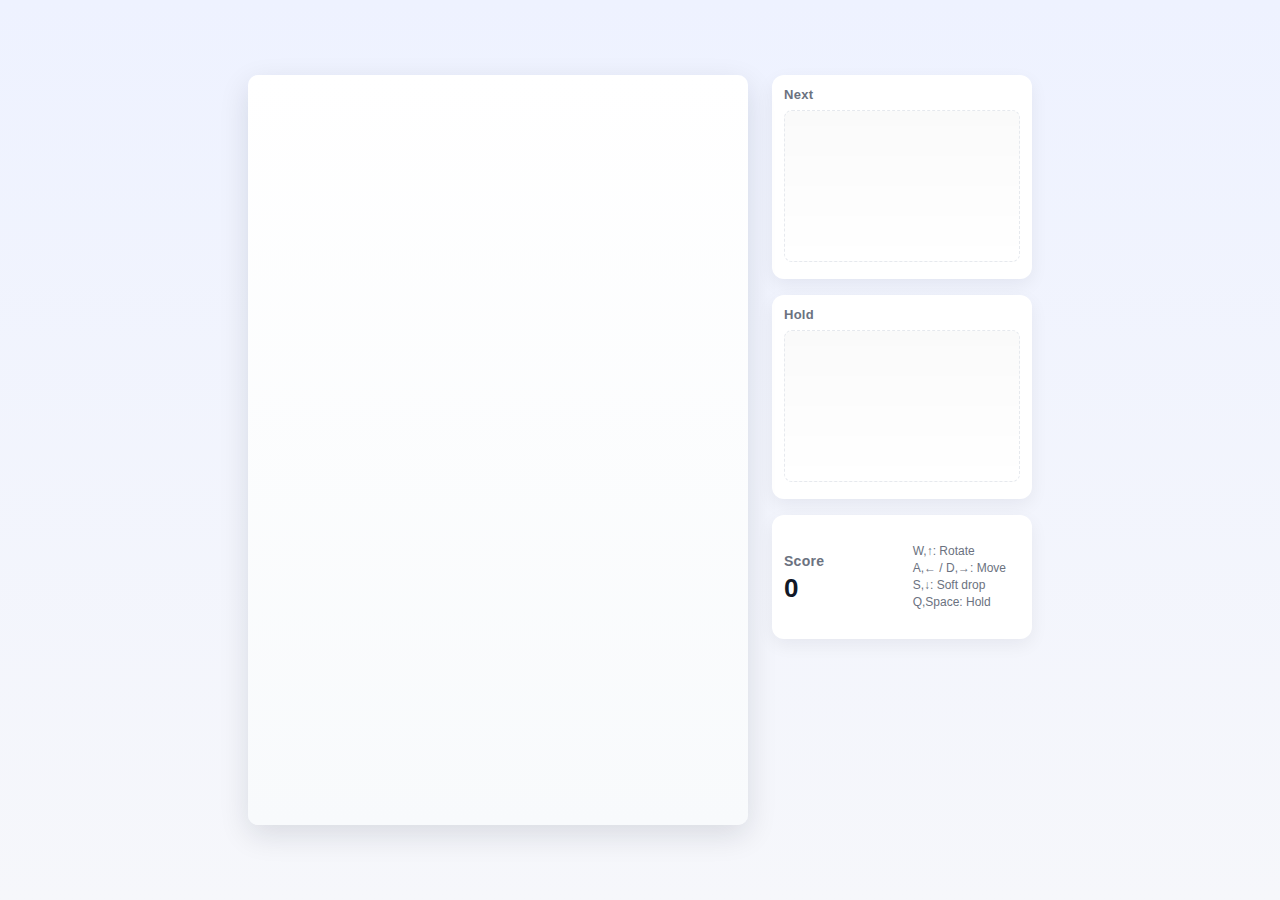
<file: index.html>
<!DOCTYPE html>
<html lang="ja">
  <head>
    <meta charset="utf-8" />
    <meta name="viewport" content="width=device-width, initial-scale=1" />
    <title>PuyoTet</title>
    <link rel="stylesheet" href="style.css" />
  </head>
  <body>
    <div class="app">
      <div class="wrap">
        <div class="board">
          <canvas id="screen" width="500" height="750"></canvas>
        </div>

        <aside class="sidebar">
          <div class="panel">
            <h3>Next</h3>
            <div class="placeholder">
              <canvas id="next" width="200" height="100"></canvas>
            </div>
          </div>

          <div class="panel">
            <h3>Hold</h3>
            <div class="placeholder">
              <canvas id="hold" width="200" height="100"></canvas>
            </div>
          </div>

          <div class="score-board">
            <div class="score">
              <h3>Score</h3>
              <div class="value" id="score">0</div>
            </div>
            <div class="help">
              W,↑: Rotate
              <br />
              A,← / D,→: Move
              <br />
              S,↓: Soft drop
              <br />
              Q,Space: Hold
            </div>
          </div>
        </aside>
      </div>
    </div>

    <div id="gameover">
      <div id="gameover-text">GAME OVER</div>
      <div id="gameover-score"></div>
      <div id="gameover-topScore"></div>
      <button id="retry-btn">Retry</button>
    </div>

    <script src="game.js"></script>
  </body>
</html>
</file>
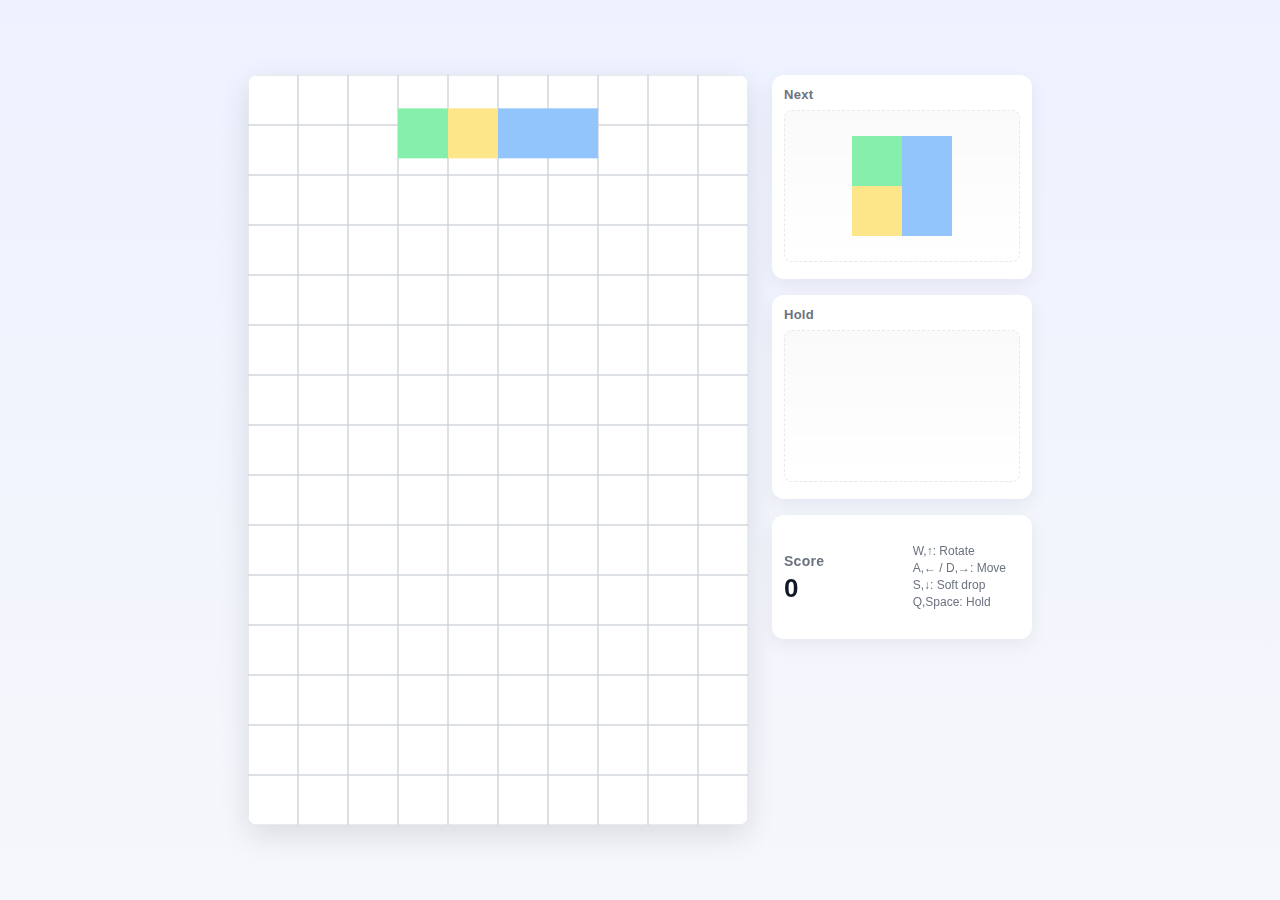
<file: distribution.html>
<!DOCTYPE html>
<html lang="ja">
  <head>
    <meta charset="utf-8" />
    <meta name="viewport" content="width=device-width, initial-scale=1" />
    <title>PuyoTet</title>
    <style>
/* --- 基本レイアウト --- */
:root {
  --tile-size: 50px; /* JS の width と合わせる */
  --board-width: calc(var(--tile-size) * 10);
  --board-height: calc(var(--tile-size) * 15);
  --sidebar-width: 260px;
  --gap: 24px;
  --bg: #f6f7fb;
  --panel-bg: #ffffff;
  --muted: #6b7280;
  --accent: #111827;
  font-family: Inter, -apple-system, BlinkMacSystemFont, "Segoe UI", Roboto,
    "Helvetica Neue", Arial;
}

html,
body {
  height: 100%;
  margin: 0;
  background: linear-gradient(180deg, #eef2ff 0%, var(--bg) 100%);
  -webkit-font-smoothing: antialiased;
  -moz-osx-font-smoothing: grayscale;
  overflow: hidden;
}

/* 中央に横並びで配置 */
.app {
  min-height: 100vh;
  display: flex;
  align-items: center;
  justify-content: center;
  padding: 32px;
  box-sizing: border-box;
}

.wrap {
  display: flex;
  gap: var(--gap);
  align-items: flex-start;
  background: transparent;
}

/* --- ゲーム盤 (canvas) --- */
.board {
  width: var(--board-width);
  height: var(--board-height);
  box-shadow: 0 10px 30px rgba(17, 24, 39, 0.12);
  border-radius: 10px;
  overflow: hidden;
  background: linear-gradient(180deg, #ffffff 0%, #f8fafc 100%);
  display: block;
  position: relative;
}

/* canvas は JS が描画するのでピクセルサイズを明確に指定 */
#canvas {
  display: block;
  width: var(--board-width);
  height: var(--board-height);
  image-rendering: pixelated; /* ブロックをシャープに見せる */
  border-radius: 10px;
  background: transparent;
}

/* --- サイドバー --- */
.sidebar {
  width: var(--sidebar-width);
  display: flex;
  flex-direction: column;
  gap: 16px;
  align-items: stretch;
}

.panel {
  background: var(--panel-bg);
  padding: 12px;
  border-radius: 12px;
  box-shadow: 0 6px 18px rgba(15, 23, 42, 0.06);
  min-height: 180px;
  display: flex;
  flex-direction: column;
  gap: 8px;
}

.panel h3 {
  margin: 0;
  font-size: 13px;
  color: var(--muted);
  letter-spacing: 0.02em;
}

.placeholder {
  height: 150px;
  border-radius: 8px;
  border: 1px dashed #e6e9ee;
  display: flex;
  align-items: center;
  justify-content: center;
  color: #9aa4b2;
  font-weight: 600;
  font-size: 14px;
  background: linear-gradient(180deg, rgba(0, 0, 0, 0.02), transparent);
}

.score-board {
  position: relative;
  background: var(--panel-bg);
  padding: 12px;
  border-radius: 12px;
  box-shadow: 0 6px 18px rgba(15, 23, 42, 0.06);
  height: 100px;
  display: flex;
  flex-direction: column;
  gap: 8px;
}
/*
.score {
  display: flex;
  align-items: center;
  justify-content: space-between;
  gap: 8px;
  top:0px;
  left: 50px;
  height: 10px;
  width: 100px;
}

.value {
  display: flex;
  font-size: 22px;
  font-weight: 700;
  color: var(--accent);
  width:100px;
  top:0px;
  left: 10px;
  align-items: center;
}
*/

.score {
  display: flex;
  flex-direction: column; /* 縦並び */
  align-items: flex-start; /* 左寄せ */
  justify-content: center; /* 縦方向の中央寄せ */
  gap: 6px; /* 「Score」と数字の間隔 */
  height: 100%;
  text-align: left; /* テキストも左寄せ */
}

.score h3 {
  margin: 0;
  font-size: 14px;
  color: var(--muted);
  letter-spacing: 0.02em;
}

.value {
  font-size: 26px;
  font-weight: 700;
  color: var(--accent);
  line-height: 1;
}


/* キー説明や小さいヘルプ */
.help {
  display: flex;
  position: absolute;
  font-size: 12px;
  color: var(--muted);
  line-height: 1.4;
  /* height: 180px; */
  height: 124px;
  right: 10%;
  top:0px;
  align-items: center;
}

/* レスポンシブ: 縦幅が狭いときは縦並び */
@media (max-width: 900px) {
  .wrap {
    flex-direction: column;
    align-items: center;
  }
  .sidebar {
    width: 100%;
    max-width: 360px;
  }
}

    </style>
  </head>
  <body>
    <div class="app">
      <div class="wrap">
        <div class="board">
          <canvas id="screen" width="500" height="750"></canvas>
        </div>

        <aside class="sidebar">
          <div class="panel">
            <h3>Next</h3>
            <div class="placeholder">
              <canvas id="next" width="200" height="100"></canvas>
            </div>
          </div>

          <div class="panel">
            <h3>Hold</h3>
            <div class="placeholder">
              <canvas id="hold" width="200" height="100"></canvas>
            </div>
          </div>

          <div class="score-board">
            <div class="score">
              <h3>Score</h3>
              <div class="value" id="score">0</div>
            </div>
            <div class="help">
              W,↑: Rotate
              <br />
              A,← / D,→: Move
              <br />
              S,↓: Soft drop
              <br />
              Q,Space: Hold
            </div>
          </div>
        </aside>
      </div>
    </div>

    <script>
// 環境変数
const fps = 30
const width = 50

// 盤面をここに保存
class Map {
  constructor() {
    this.tiles = [
      0, 0, 0, 0, 0, 0, 0, 0, 0, 0,
      0, 0, 0, 0, 0, 0, 0, 0, 0, 0,
      0, 0, 0, 0, 0, 0, 0, 0, 0, 0,
      0, 0, 0, 0, 0, 0, 0, 0, 0, 0,
      0, 0, 0, 0, 0, 0, 0, 0, 0, 0,
      0, 0, 0, 0, 0, 0, 0, 0, 0, 0,
      0, 0, 0, 0, 0, 0, 0, 0, 0, 0,
      0, 0, 0, 0, 0, 0, 0, 0, 0, 0,
      0, 0, 0, 0, 0, 0, 0, 0, 0, 0,
      0, 0, 0, 0, 0, 0, 0, 0, 0, 0,
      0, 0, 0, 0, 0, 0, 0, 0, 0, 0,
      0, 0, 0, 0, 0, 0, 0, 0, 0, 0,
      0, 0, 0, 0, 0, 0, 0, 0, 0, 0,
      0, 0, 0, 0, 0, 0, 0, 0, 0, 0,
      0, 0, 0, 0, 0, 0, 0, 0, 0, 0,
    ]
    this.lengthX = 10
    this.lengthY = 15
    this.tileColors = [
      null,
      "#fca5a5",
      "#93c5fd",
      "#fde68a",
      "#86efac",
      "#d8b4fe",
    ]
  }

  // 座標(x,y)を配列の番号に変換
  tileNumber(x, y) {
    if (x < 0 || this.lengthX <= x || y < 0 || this.lengthY <= y) {
      return null
    }
    return (y * this.lengthX + x)
  }
  // 座標(x,y)を配列の何番目かに変換
  tileAt(x, y) {
    return this.tiles[this.tileNumber(x, y)]
  }
}

class Type {
  constructor() {
    this.x = 4
    this.y = 0
    this.shapes = [
      [ // I
        [[-1, 0], [0, 0], [1, 0], [2, 0]], // 0
        [[0, 1], [0, 0], [0, -1], [0, -2]], // π/2
        [[1, 0], [0, 0], [-1, 0], [-2, 0]], // π
        [[0, -1], [0, 0], [0, 1], [0, 2]] // 3π/2
      ], [ // O
        [[0, 0], [0, 1], [1, 1], [1, 0]],
        [[0, 1], [1, 1], [1, 0], [0, 0]],
        [[1, 1], [1, 0], [0, 0], [0, 1]],
        [[1, 0], [0, 0], [0, 1], [1, 1]]
      ], [ // T
        [[0, 0], [-1, 1], [0, 1], [1, 1]],
        [[-1, 1], [0, 2], [0, 1], [0, 0]],
        [[0, 2], [1, 1], [0, 1], [-1, 1]],
        [[1, 1], [0, 0], [0, 1], [0, 2]]
      ], [ // J
        [[-1, 0], [-1, 1], [0, 1], [1, 1]],
        [[0, 1], [1, 1], [1, 0], [1, -1]],
        [[1, 1], [1, 0], [0, 0], [-1, 0]],
        [[0, -1], [-1, -1], [-1, 0], [-1, 1]]
      ], [ // L
        [[1, 0], [-1, 1], [0, 1], [1, 1]],
        [[0, -1], [1, 1], [1, 0], [1, -1]],
        [[-1, 1], [1, 0], [0, 0], [-1, 0]],
        [[0, 1], [-1, -1], [-1, 0], [-1, 1]]
      ], [ // S
        [[0, 0], [1, 0], [-1, 1], [0, 1]],
        [[0, 0], [0, -1], [1, 1], [1, 0]],
        [[0, 1], [-1, 1], [1, 0], [0, 0]],
        [[0, 0], [0, 1], [-1, -1], [-1, 0]]
      ], [ // Z
        [[-1, 0], [0, 0], [0, 1], [1, 1]],
        [[0, 1], [0, 0], [1, 0], [1, -1]],
        [[1, 1], [0, 1], [0, 0], [-1, 0]],
        [[0, -1], [0, 0], [-1, 0], [-1, 1]]
      ]
    ]
    this.position = [
      [0, 1 / 2],
      [0, 0],
      [1 / 2, 0],
      [1 / 2, 0],
      [1 / 2, 0],
      [1 / 2, 0],
      [1 / 2, 0]
    ]
  }
  create() {
    let b = game.next.playBlocks
    // それぞれのblockに色を割り振る
    for (let k = 0; k < game.type.shapes[game.next.playable.type][0].length; k++) {
      b[k] = {}
      b[k].color = Math.floor(Math.random() * 5 + 1)
    }
    // 全てのblockで色が一緒ならblockを作り直し
    if (b[0].color === b[1].color && b[0].color === b[2].color && b[0].color === b[3].color) {
      setPlayable()
    }
  }
  rotate() {
    let p = game.now.playable
    p.rotation = (p.rotation + 1) % 4
    let nextX = []
    for (let k = 0; k < game.now.playBlocks.length; k++) {
      nextX.push(p.x + this.shapes[p.type][p.rotation][k][0])
    }
    let max = -1
    let min = game.map.lengthX + 1
    for (let k = 0; k < nextX.length; k++) {
      if (nextX[k] > max) {
        max = nextX[k]
      } else if (nextX[k] < min) {
        min = nextX[k]
      }
    }
    if (min === -2) {
      p.x += 2
    } else if (min === -1) {
      p.x++
    } else if (max === game.map.lengthX) {
      p.x--
    } else if (max === game.map.lengthX + 1) {
      p.x -= 2
    }
  }
}

// gameの初期設定
class Game {
  constructor() {
    this.map = new Map()
    this.type = new Type()
    this.now = null
    this.next = null
    this.hold = null
    this.score = 0
    this.gameInterval = setInterval(draw, 1000 / fps)
    this.speed = 1
    this.defaultSpeed = 1
    this.incraseSpeed = 8
    this.clear = []
  }
}
let game

window.onload = function () {

  game = new Game()
  // ゲーム開始時に上真ん中にランダムなblockを配置
  game.next = {
    playBlocks: [],
    playable: {
      x: 4,
      y: 0,
      type: Math.floor(Math.random() * 7),
      rotation: 0
    }
  }
  game.type.create(game.next.playable.type)
  game.now = game.next
  setPlayable()
  drawNext()

  document.addEventListener("keydown", (event) => {
    console.log(event.code)
    // 左右で移動
    if (["KeyA", "KeyD", "ArrowLeft", "ArrowRight"].includes(event.code)) {
      let move = {
        KeyA: -1,
        KeyD: 1,
        ArrowLeft: -1,
        ArrowRight: 1
      }
      let dx = move[event.code]
      let nextMove = true
      if (dx === undefined) return
      for (let k = 0; k < game.now.playBlocks.length; k++) {
        let nextX = nowBlockX(k) + dx
        if (!(0 <= nextX && nextX < game.map.lengthX)) {
          nextMove = false
          break
        }
      }
      if (nextMove === true) {
        game.now.playable.x += dx
      }
    }

    // 回転
    if (["KeyW", "ArrowUp"].includes(event.code)) {
      game.type.rotate()
    }
    // hold
    if (["KeyQ", "Space"].includes(event.code)) {
      hold()
    }
  })

  // 落下速度上昇
  document.addEventListener("keydown", (event) => {
    if (["KeyS", "ArrowDown"].includes(event.code)) {
      setSpeed(1)
    }
  })
  // 落下速度を戻す
  document.addEventListener("keyup", (event) => {
    if (["KeyS", "ArrowDown"].includes(event.code)) {
      setSpeed(0)
    }
  })
}

function setSpeed(keydown) {
  game.speed = game.defaultSpeed + game.incraseSpeed * keydown
}

function hold() {
  if (game.hold === null) {
    // color,type,rotationをコピーする
    game.hold = {
      playable: {
        type: null,
        rotation: null
      },
      playBlocks: []
    }
    game.hold.playBlocks = game.now.playBlocks
    game.hold.playable.type = game.now.playable.type
    // game.hold.playable.rotation = game.now.playable.rotation
    holdRotate()
    game.now = game.next
    setPlayable()
  } else {
    let temporary = structuredClone(game.hold)
    game.hold.playBlocks = structuredClone(game.now.playBlocks)
    game.hold.playable.type = game.now.playable.type
    game.hold.playable.rotation = game.now.playable.rotation
    holdRotate()
    game.now.playBlocks = temporary.playBlocks
    game.now.playable.type = temporary.playable.type
    game.now.playable.rotation = temporary.playable.rotation
    temporary = null
  }
  drawHold()
}

function holdRotate() {
  const nowT = game.now.playable.type
  if ([1].includes(nowT)) {
    game.hold.playable.rotation = game.now.playable.rotation
  } else if ([0, 5, 6].includes(nowT)) {
    if (game.now.playable.rotation < 2) {
      game.hold.playable.rotation = 0
    } else if (game.now.playable.rotation >= 2) {
      game.hold.playable.rotation = 2
    }
  } else if ([2, 3, 4].includes(nowT)) {
    game.hold.playable.rotation = 0
  }
}

function setPlayable() {
  game.next = {
    playBlocks: [],
    playable: {
      x: 4,
      y: 0,
      type: Math.floor(Math.random() * 7),
      rotation: 0,
    }
  }
  game.type.create(game.next.playable.type)
}

function nowBlockX(k) {
  return game.now.playable.x + game.type.shapes[game.now.playable.type][game.now.playable.rotation][k][0]
}

function nowBlockY(k) {
  return game.now.playable.y + game.type.shapes[game.now.playable.type][game.now.playable.rotation][k][1]
}

// canvasの作成
const screen = document.getElementById("screen")
const next = document.getElementById("next")
const holdId = document.getElementById("hold")

const ctx = {
  screen: screen.getContext("2d"),
  next: next.getContext("2d"),
  hold: holdId.getContext("2d")
}

// 1フレームごとに描写する
function draw() {
  ctx.screen.clearRect(0, 0, 1000, 1000)
  background()
  drawBlocks()
  // drawNext()
  // drawHold()
  playable()

  if (putOrNot()) {
    put()
    clearBlocks()
    drawScore()
    if (!isContinue()) {
      gameover()
    }
  }
}

function background() {
  // 背景色
  ctx.screen.fillStyle = "white"
  ctx.screen.fillRect(0, 0, 500, 750)

  // マス目
  for (let y = 0; y < game.map.lengthY; y++) {
    for (let x = 0; x < game.map.lengthX; x++) {
      ctx.screen.strokeStyle = "#d1d5db"
      ctx.screen.strokeRect(width * x, width * y, width, width)
    }
  }
}

function drawBlocks() {
  for (let y = 0; y < game.map.lengthY; y++) {
    for (let x = 0; x < game.map.lengthX; x++) {
      let color = game.map.tileColors[game.map.tileAt(x, y)]
      if (color !== null) {
        ctx.screen.fillStyle = color
        ctx.screen.fillRect(
          x * width,
          y * width,
          width,
          width
        )
      }
    }
  }
}

function drawNext() {
  ctx.next.clearRect(0, 0, 200, 100)
  let p = game.next.playable
  for (let k = 0; k < game.next.playBlocks.length; k++) {
    ctx.next.fillStyle = game.map.tileColors[game.next.playBlocks[k].color]
    ctx.next.fillRect(
      (1 + game.type.shapes[p.type][p.rotation][k][0] + game.type.position[p.type][0]) * width,
      (game.type.shapes[p.type][p.rotation][k][1] + game.type.position[p.type][1]) * width,
      width,
      width
    )
  }
}

// koko
function drawHold() {
  if (game.hold === null) return
  ctx.hold.clearRect(0, 0, 200, 100)
  let p = game.hold.playable
  let b = game.hold.playBlocks
  for (let k = 0; k < game.hold.playBlocks.length; k++) {
    ctx.hold.fillStyle = game.map.tileColors[b[k].color]
    ctx.hold.fillRect(
      (1 + game.type.shapes[p.type][p.rotation][k][0] + game.type.position[p.type][0]) * width,
      (game.type.shapes[p.type][p.rotation][k][1] + game.type.position[p.type][1]) * width,
      width,
      width
    )
  }
}

function playable() {
  game.now.playable.y += game.speed / fps
  let b = game.now.playBlocks
  for (let k = 0; k < game.now.playBlocks.length; k++) {
    let x = nowBlockX(k)
    let y = nowBlockY(k)
    if (y <= -1) continue
    ctx.screen.fillStyle = game.map.tileColors[b[k].color]
    if (0 <= y) {
      ctx.screen.fillRect(
        x * width,
        y * width,
        width,
        width
      )
    } else {
      ctx.screen.fillRect(
        x * width,
        0 * width,
        width,
        (1 + y) * width
      )
    }
  }
}

function putOrNot() {
  if (game.now.playBlocks.length === 0) return false
  let putable = false;
  for (let k = 0; k < game.now.playBlocks.length; k++) {
    let x = nowBlockX(k)
    let y = Math.floor(nowBlockY(k))
    if (y === -2) {
      continue
    }
    if (y + 1 >= game.map.lengthY || game.map.tileAt(x, y + 1) !== 0) {
      putable = true
      break
    }
  }
  return putable
}

function put() {
  for (let k = 0; k < game.now.playBlocks.length; k++) {
    let x = nowBlockX(k)
    let y = Math.floor(nowBlockY(k))
    game.map.tiles[game.map.tileNumber(x, y)] = game.now.playBlocks[k].color
  }
  drawBlocks()
}

function clearBlocks() {
  game.clear = []
  for (let k = 0; k < game.now.playBlocks.length; k++) {
    game.clear.push({
      x: nowBlockX(k),
      y: nowBlockY(k),
      color: game.now.playBlocks[k].color
    })
  }
  for (let k of game.clear) {
    if (k.color === -1) continue
    lineClear(k)
  }
}

// lineを消し、colorを動かさせる
function lineClear(k) {
  if (k.color === -1) return
  let lineClearable = true
  let y = Math.floor(k.y)
  for (let x = 0; x < game.map.lengthX; x++) {
    if (game.map.tileAt(x, y) === 0) {
      lineClearable = false
      break
    }
  }
  if (lineClearable === true) {
    colorClearable(k)
    game.map.tiles.splice(game.map.tileNumber(0, y), game.map.lengthX)
    for (let m = 0; m < game.map.lengthX; m++) {
      game.map.tiles.unshift(0)
    }
    // 処理が被るblockは色を-1に
    for (let m of game.clear) {
      if (m.y === y) m.color = -1
    }
    game.score += game.map.lengthX
    createBlocksY(y)
  } else {
    colorClearable(k)
  }
  drawBlocks()
}

// lineで消した後に自由落下してきたblockに対するclear判定
function createBlocksY(Y) {
  for (let X = 0; X < game.map.lengthX; X++) {
    if (game.map.tileAt(X, Y) === 0) continue
    game.clear.push({
      x: X,
      y: Y,
      color: game.map.tileAt(X, Y)
    })
  }
}

// 色が揃って消えるかどうかの判定
function colorClearable(k) {
  let x = k.x
  let y = Math.floor(k.y)
  if (game.map.tileAt(x, y) === 0) return
  let sameColor = [[x, y]]
  // 同じ色の隣同士を同じ色かどうか調べる
  for (let l = 0; l < sameColor.length; l++) {
    let base = sameColor[l]
    let search = [
      [base[0], base[1] - 1],
      [base[0] - 1, base[1]],
      [base[0], base[1] + 1],
      [base[0] + 1, base[1]]
    ]
    // 基準のblockと同じ色かつsameColorに無い座標だったら配列に追加
    for (let m = 0; m < search.length; m++) {
      if (game.map.tileAt(base[0], base[1]) === game.map.tileAt(search[m][0], search[m][1])) {
        let exist = true
        // もし既にsameColorに入っていた場合は重複して入れない
        for (let n = 0; n < sameColor.length; n++) {
          if (search[m][0] === sameColor[n][0] && search[m][1] === sameColor[n][1]) {
            exist = false
            break
          }
        }
        if (exist === true) {
          sameColor.push(search[m])
        }
      }
    }
  }
  // 色が4つ以上揃ったら消す
  if (sameColor.length >= 4) {
    // 配列をyの昇順→xの昇順になるように並び替える
    sameColor.sort((a, b) => {
      if (a[1] !== b[1]) return b[1] - a[1]
      return b[0] - a[0]
    })
    colorClear(sameColor)
  }
  // if (sameColor.length >= 4) colorClear(makeClearBlocks(sameColor))
  doClear = true
}

// sameColorをy座標が大きい順に並び替えclearBlocksを作る
function makeClearBlocks(sameColor) {
  let clearBlocks = []
  for (let m = 0; m < sameColor.length; m++) {
    // 最初は確定で配列に追加
    if (m === 0) {
      clearBlocks.push(sameColor[m])
      continue
    }
    // 特定の場所のy以上ならその前に要素を追加
    for (let n = 0; n < clearBlocks.length; n++) {
      if (sameColor[m][1] >= clearBlocks[n][1]) {
        clearBlocks.splice(n, 0, sameColor[m])
        break
      }
    }
    // もしy座標が一番小さかったら配列の最後に追加
    if (sameColor[m][1] < clearBlocks.at(-1)[1]) {
      clearBlocks.push(sameColor[m])
    }
  }
  return clearBlocks
}

function colorClear(clearBlocks) {
  // ミノと消すblockが被っていたらcolor=-1として他で処理しないように
  for (let m of game.clear) {
    for (let n of clearBlocks) {
      if (m.x === n[0] && m.y === n[1]) {
        m.color = -1
      }
    }
  }
  game.score += clearBlocks.length
  dropBlocks(clearBlocks)
  drawBlocks()
  // 落下したblockに対して、異なるx座標の大きいyからcolorClearする
  let clearedX = []
  for (let l = 0; l < clearBlocks.length; l++) {
    // x軸が同じものは複数回実行しない
    if (clearedX.includes(clearBlocks[l][0]) === true) continue
    clearedX.push(clearBlocks[l][0])
    createBlocksX(clearBlocks[l][0], clearBlocks[l][1])
  }
}

// 色が揃った部分のみで落下判定
function dropBlocks(clearBlocks) {
  // 処理済みのx座標を保存する配列
  let clearedX = []
  for (let l = 0; l < clearBlocks.length; l++) {
    // 同じx座標について1回だけ落下処理をする
    x = clearBlocks[l][0]
    if (clearedX.includes(x) === true) continue
    clearedX.push(x)
    Y = clearBlocks[l][1]     // 変更先のblock
    y = clearBlocks[l][1] - 1   // 変更元のblock
    // 上の色を落としてくる
    while (y >= 0) {
      for (let m = 0; m < clearBlocks.length; m++) {
        // 配列内の同じblockは考えない
        if (l === m) continue
        // 配列内で同じx座標で違うy座標のblockがあった場合、更にもう一つ上のblockを参照する
        if (x === clearBlocks[m][0] && y === clearBlocks[m][1]) y--;
      }
      // 適切なy座標の色を落としてくる
      game.map.tiles[game.map.tileNumber(x, Y)] = game.map.tiles[game.map.tileNumber(x, y)]
      Y--
      y--
    }
    // 上にblockが無くなった場合は透明blockを追加
    while (Y >= 0) {
      game.map.tiles[game.map.tileNumber(x, Y)] = 0
      Y--
    }
  }
}

// colorで消した後の落下したblock全てをclearに追加
function createBlocksX(X, Y) {
  for (Y; Y > 0; Y--) {
    if (game.map.tileAt(X, Y) === 0) continue
    game.clear.push(
      {
        x: X,
        y: Y,
        color: game.map.tileAt(X, Y)
      }
    )
  }
}

function isContinue() {
  if (game.map.tileAt(4, 0) === 0) {
    game.now = game.next
    setPlayable()
    drawNext()
    return true
  } else {
    clearInterval(game.gameInterval)
    return false
  }
}

function gameover() {
  ctx.screen.fillStyle = "black"
  ctx.screen.font = "50px serif"
  ctx.screen.fillText(
    "game over",
    (width * (game.map.lengthX + 1)),
    (width * (game.map.lengthY - 1 - 1 / 4))
  )
}

const scoreId = document.getElementById("score")
function drawScore() {
  scoreId.innerHTML = game.score;
}

/*
function drawScore() {
    // スコアの描写
    ctx.screen.fillStyle = "black"
    ctx.screen.font = "50px serif"
    ctx.screen.fillText(
        ("score:" + game.score),
        (width * (game.map.lengthX + 1)),
        (width * (game.map.lengthY - 1 / 4))
    )
}
*/
    </script>
  </body>
</html>
</file>
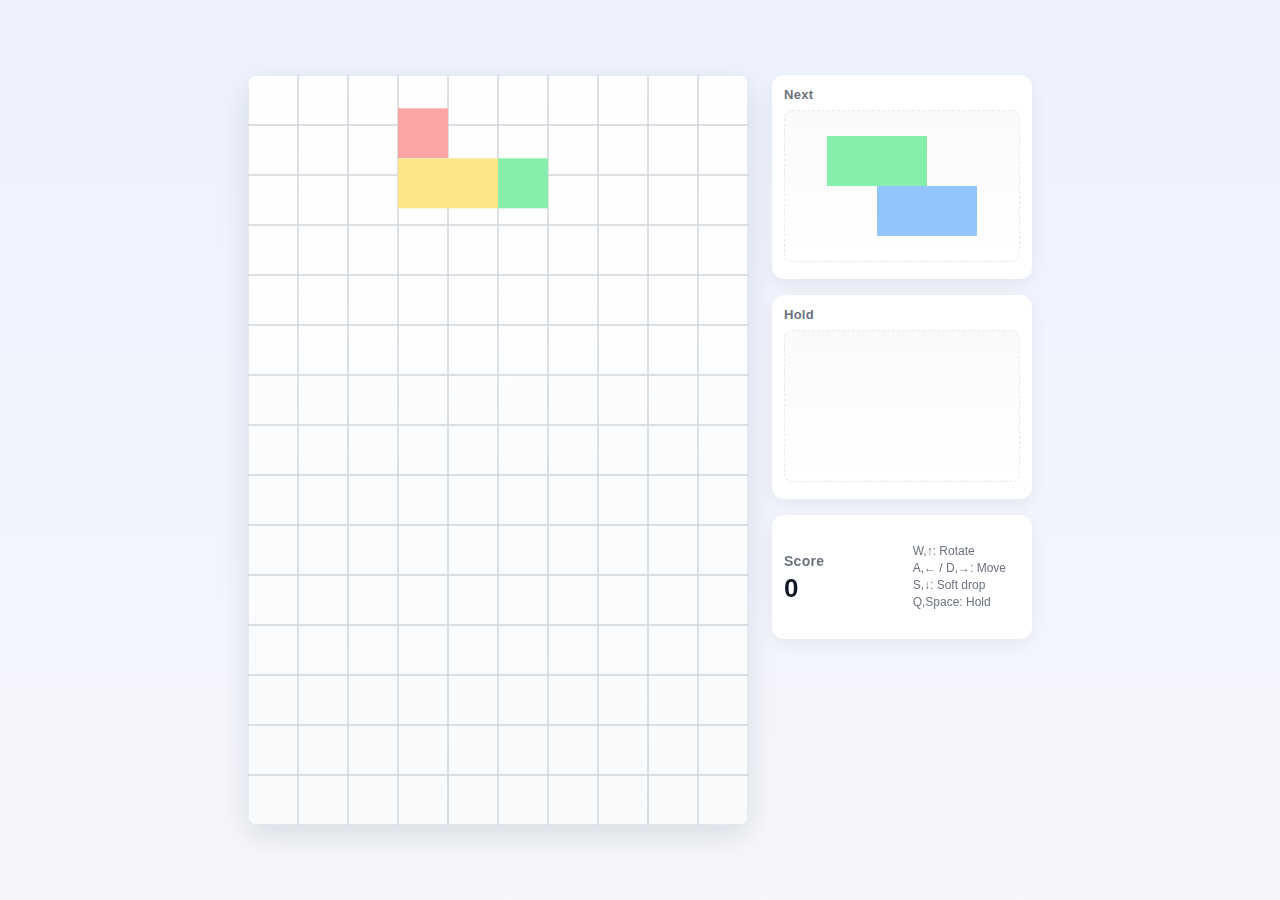
<file: PuyoTet.html>
<!DOCTYPE html>
<html lang="ja">
  <head>
    <meta charset="utf-8" />
    <meta name="viewport" content="width=device-width, initial-scale=1" />
    <title>PuyoTet</title>
    <style>
  /* --- 基本レイアウト --- */
:root {
  --tile-size: 50px; /* JS の width と合わせる */
  --board-width: calc(var(--tile-size) * 10);
  --board-height: calc(var(--tile-size) * 15);
  --sidebar-width: 260px;
  --gap: 24px;
  --bg: #f6f7fb;
  --panel-bg: #ffffff;
  --muted: #6b7280;
  --accent: #111827;
  font-family: Inter, -apple-system, BlinkMacSystemFont, "Segoe UI", Roboto,
    "Helvetica Neue", Arial;
}

html,
body {
  height: 100%;
  margin: 0;
  background: linear-gradient(180deg, #eef2ff 0%, var(--bg) 100%);
  -webkit-font-smoothing: antialiased;
  -moz-osx-font-smoothing: grayscale;
  overflow: hidden;
}

/* 中央に横並びで配置 */
.app {
  min-height: 100vh;
  display: flex;
  align-items: center;
  justify-content: center;
  padding: 32px;
  box-sizing: border-box;
}

.wrap {
  display: flex;
  gap: var(--gap);
  align-items: flex-start;
  background: transparent;
}

/* --- ゲーム盤 (canvas) --- */
.board {
  width: var(--board-width);
  height: var(--board-height);
  box-shadow: 0 10px 30px rgba(17, 24, 39, 0.12);
  border-radius: 10px;
  overflow: hidden;
  background: linear-gradient(180deg, #ffffff 0%, #f8fafc 100%);
  display: block;
  position: relative;
}

/* canvas は JS が描画するのでピクセルサイズを明確に指定 */
#canvas {
  display: block;
  width: var(--board-width);
  height: var(--board-height);
  image-rendering: pixelated; /* ブロックをシャープに見せる */
  border-radius: 10px;
  background: transparent;
}

/* --- サイドバー --- */
.sidebar {
  width: var(--sidebar-width);
  display: flex;
  flex-direction: column;
  gap: 16px;
  align-items: stretch;
}

.panel {
  background: var(--panel-bg);
  padding: 12px;
  border-radius: 12px;
  box-shadow: 0 6px 18px rgba(15, 23, 42, 0.06);
  min-height: 180px;
  display: flex;
  flex-direction: column;
  gap: 8px;
}

.panel h3 {
  margin: 0;
  font-size: 13px;
  color: var(--muted);
  letter-spacing: 0.02em;
}

.placeholder {
  height: 150px;
  border-radius: 8px;
  border: 1px dashed #e6e9ee;
  display: flex;
  align-items: center;
  justify-content: center;
  color: #9aa4b2;
  font-weight: 600;
  font-size: 14px;
  background: linear-gradient(180deg, rgba(0, 0, 0, 0.02), transparent);
}

.score-board {
  position: relative;
  background: var(--panel-bg);
  padding: 12px;
  border-radius: 12px;
  box-shadow: 0 6px 18px rgba(15, 23, 42, 0.06);
  height: 100px;
  display: flex;
  flex-direction: column;
  gap: 8px;
}
/*
.score {
  display: flex;
  align-items: center;
  justify-content: space-between;
  gap: 8px;
  top:0px;
  left: 50px;
  height: 10px;
  width: 100px;
}

.value {
  display: flex;
  font-size: 22px;
  font-weight: 700;
  color: var(--accent);
  width:100px;
  top:0px;
  left: 10px;
  align-items: center;
}
*/

.score {
  display: flex;
  flex-direction: column; /* 縦並び */
  align-items: flex-start; /* 左寄せ */
  justify-content: center; /* 縦方向の中央寄せ */
  gap: 6px; /* 「Score」と数字の間隔 */
  height: 100%;
  text-align: left; /* テキストも左寄せ */
}

.score h3 {
  margin: 0;
  font-size: 14px;
  color: var(--muted);
  letter-spacing: 0.02em;
}

.value {
  font-size: 26px;
  font-weight: 700;
  color: var(--accent);
  line-height: 1;
}


/* キー説明や小さいヘルプ */
.help {
  display: flex;
  position: absolute;
  font-size: 12px;
  color: var(--muted);
  line-height: 1.4;
  /* height: 180px; */
  height: 124px;
  right: 10%;
  top:0px;
  align-items: center;
}

/* レスポンシブ: 縦幅が狭いときは縦並び */
@media (max-width: 900px) {
  .wrap {
    flex-direction: column;
    align-items: center;
  }
  .sidebar {
    width: 100%;
    max-width: 360px;
  }
}

#gameover {
  position: absolute;
  top: 0;
  left: 0;
  width: 100%;
  height: 100%;
  background: rgba(0, 0, 0, 0.7);
  color: white;
  display: flex;
  flex-direction: column; /* 縦並び */
  align-items: center;
  justify-content: center;
  opacity: 0;
  transition: opacity 1.5s ease;
  pointer-events: none;
  z-index: 9999;
}

#gameover.show {
  opacity: 1;
  pointer-events: auto;
}

#gameover-text {
  font-size: 64px;
  font-weight: bold;
  text-shadow: 2px 2px 8px black;
  margin-bottom: 20px;
  animation: grow 1.5s ease-out;
}

#gameover-score,#gameover-topScore {
  font-size: 32px;
  opacity: 0.8;
}

#retry-btn {
  margin-top: 20px;
  font-size: 20px;
  padding: 8px 16px;
  border: none;
  border-radius: 8px;
  background: #ff3333;
  color: white;
  cursor: pointer;
  transition: 0.3s;
}
#retry-btn:hover {
  background: #ff6666;
}

@keyframes grow {
  from {
    transform: scale(0.8);
    letter-spacing: -2px;
  }
  to {
    transform: scale(1);
    letter-spacing: 2px;
  }
}
    </style>
  </head>
  <body>
    <div class="app">
      <div class="wrap">
        <div class="board">
          <canvas id="screen" width="500" height="750"></canvas>
        </div>

        <aside class="sidebar">
          <div class="panel">
            <h3>Next</h3>
            <div class="placeholder">
              <canvas id="next" width="200" height="100"></canvas>
            </div>
          </div>

          <div class="panel">
            <h3>Hold</h3>
            <div class="placeholder">
              <canvas id="hold" width="200" height="100"></canvas>
            </div>
          </div>

          <div class="score-board">
            <div class="score">
              <h3>Score</h3>
              <div class="value" id="score">0</div>
            </div>
            <div class="help">
              W,↑: Rotate
              <br />
              A,← / D,→: Move
              <br />
              S,↓: Soft drop
              <br />
              Q,Space: Hold
            </div>
          </div>
        </aside>
      </div>
    </div>

    <script>
// 環境変数
const fps = 30
const width = 50

// 盤面をここに保存
class Map {
  constructor() {
    this.tiles = null;
    this.lengthX = 10
    this.lengthY = 15
    this.tileColors = [
      null,
      "#fca5a5",
      "#93c5fd",
      "#fde68a",
      "#86efac"
      // ,
      // "#d8b4fe",
    ]
  }

  // 座標(x,y)を配列の番号に変換
  tileNumber(x, y) {
    if (x < 0 || this.lengthX <= x || y < 0 || this.lengthY <= y) {
      return null
    }
    return (y * this.lengthX + x)
  }
  // 座標(x,y)を配列の何番目かに変換
  tileAt(x, y) {
    return this.tiles[this.tileNumber(x, y)]
  }
}

const map = [
  0, 0, 0, 0, 0, 0, 0, 0, 0, 0,
  0, 0, 0, 0, 0, 0, 0, 0, 0, 0,
  0, 0, 0, 0, 0, 0, 0, 0, 0, 0,
  0, 0, 0, 0, 0, 0, 0, 0, 0, 0,
  0, 0, 0, 0, 0, 0, 0, 0, 0, 0,
  0, 0, 0, 0, 0, 0, 0, 0, 0, 0,
  0, 0, 0, 0, 0, 0, 0, 0, 0, 0,
  0, 0, 0, 0, 0, 0, 0, 0, 0, 0,
  0, 0, 0, 0, 0, 0, 0, 0, 0, 0,
  0, 0, 0, 0, 0, 0, 0, 0, 0, 0,
  0, 0, 0, 0, 0, 0, 0, 0, 0, 0,
  0, 0, 0, 0, 0, 0, 0, 0, 0, 0,
  0, 0, 0, 0, 0, 0, 0, 0, 0, 0,
  0, 0, 0, 0, 0, 0, 0, 0, 0, 0,
  0, 0, 0, 0, 0, 0, 0, 0, 0, 0
]

class Type {
  constructor() {
    this.x = 4
    this.y = 0
    this.shapes = [
      [ // I
        [[-1, 0], [0, 0], [1, 0], [2, 0]], // 0
        [[0, 1], [0, 0], [0, -1], [0, -2]], // π/2
        [[1, 0], [0, 0], [-1, 0], [-2, 0]], // π
        [[0, -1], [0, 0], [0, 1], [0, 2]] // 3π/2
      ], [ // O
        [[0, 0], [0, 1], [1, 1], [1, 0]],
        [[0, 1], [1, 1], [1, 0], [0, 0]],
        [[1, 1], [1, 0], [0, 0], [0, 1]],
        [[1, 0], [0, 0], [0, 1], [1, 1]]
      ], [ // T
        [[0, 0], [-1, 1], [0, 1], [1, 1]],
        [[-1, 1], [0, 2], [0, 1], [0, 0]],
        [[0, 2], [1, 1], [0, 1], [-1, 1]],
        [[1, 1], [0, 0], [0, 1], [0, 2]]
      ], [ // J
        [[-1, 0], [-1, 1], [0, 1], [1, 1]],
        [[0, 1], [1, 1], [1, 0], [1, -1]],
        [[1, 1], [1, 0], [0, 0], [-1, 0]],
        [[0, -1], [-1, -1], [-1, 0], [-1, 1]]
      ], [ // L
        [[1, 0], [-1, 1], [0, 1], [1, 1]],
        [[0, -1], [1, 1], [1, 0], [1, -1]],
        [[-1, 1], [1, 0], [0, 0], [-1, 0]],
        [[0, 1], [-1, -1], [-1, 0], [-1, 1]]
      ], [ // S
        [[0, 0], [1, 0], [-1, 1], [0, 1]],
        [[0, 0], [0, -1], [1, 1], [1, 0]],
        [[0, 1], [-1, 1], [1, 0], [0, 0]],
        [[0, 0], [0, 1], [-1, -1], [-1, 0]]
      ], [ // Z
        [[-1, 0], [0, 0], [0, 1], [1, 1]],
        [[0, 1], [0, 0], [1, 0], [1, -1]],
        [[1, 1], [0, 1], [0, 0], [-1, 0]],
        [[0, -1], [0, 0], [-1, 0], [-1, 1]]
      ]
    ]
    this.position = [
      [0, 1 / 2],
      [0, 0],
      [1 / 2, 0],
      [1 / 2, 0],
      [1 / 2, 0],
      [1 / 2, 0],
      [1 / 2, 0]
    ]
  }
  create() {
    let b = game.next.playBlocks
    // それぞれのblockに色を割り振る
    for (let k = 0; k < game.type.shapes[game.next.playable.type][0].length; k++) {
      b[k] = {}
      b[k].color = Math.floor(Math.random() * (game.map.tileColors.length - 1) + 1)
    }
    // 全てのblockで色が一緒ならblockを作り直し
    if (b[0].color === b[1].color && b[0].color === b[2].color && b[0].color === b[3].color) {
      setPlayable()
    }
  }
  rotate() {
    let p = game.now.playable
    p.rotation = (p.rotation + 1) % 4
    let nextX = []
    for (let k = 0; k < game.now.playBlocks.length; k++) {
      nextX.push(p.x + this.shapes[p.type][p.rotation][k][0])
    }
    let max = -1
    let min = game.map.lengthX + 1
    for (let k = 0; k < nextX.length; k++) {
      if (nextX[k] > max) {
        max = nextX[k]
      } else if (nextX[k] < min) {
        min = nextX[k]
      }
    }
    if (min === -2) {
      p.x += 2
    } else if (min === -1) {
      p.x++
    } else if (max === game.map.lengthX) {
      p.x--
    } else if (max === game.map.lengthX + 1) {
      p.x -= 2
    }
  }
}

// gameの初期設定
class Game {
  constructor() {
    this.map = new Map()
    this.type = new Type()
    this.now = null
    this.next = null
    this.hold = null
    this.score = null
    this.gameInterval = null
    this.speed = 1
    this.defaultSpeed = 1
    this.incraseSpeed = 8
    this.clear = []
    this.blockCount = 0
    this.topScore = 0
  }
}
let game

function setGame() {
  game.score = 0
  scoreId.innerHTML = game.score;
  game.map.tiles = map.slice()
  game.hold = null
  ctx.hold.clearRect(0, 0, 200, 100)
  game.gameInterval = setInterval(draw, 1000 / fps)

  game.next = {
    playBlocks: [],
    playable: {
      x: 4,
      y: 0,
      type: Math.floor(Math.random() * 7),
      rotation: 0
    }
  }
  game.type.create(game.next.playable.type)
  game.now = game.next
  setPlayable()
  drawNext()

}

window.onload = function () {

  game = new Game()
  setGame();

  document.addEventListener("keydown", (event) => {
    // 左右で移動
    if (["KeyA", "KeyD", "ArrowLeft", "ArrowRight"].includes(event.code)) {
      let move = {
        KeyA: -1,
        KeyD: 1,
        ArrowLeft: -1,
        ArrowRight: 1
      }
      let dx = move[event.code]
      let nextMove = true
      if (dx === undefined) return
      for (let k = 0; k < game.now.playBlocks.length; k++) {
        let nextX = nowBlockX(k) + dx
        if (!(0 <= nextX && nextX < game.map.lengthX)) {
          nextMove = false
          break
        }
      }
      if (nextMove === true) {
        game.now.playable.x += dx
      }
    }

    // 回転
    if (["KeyW", "ArrowUp"].includes(event.code)) {
      game.type.rotate()
    }
    // hold
    if (["KeyQ", "Space"].includes(event.code)) {
      hold()
    }
  })

  // 落下速度上昇
  document.addEventListener("keydown", (event) => {
    if (["KeyS", "ArrowDown"].includes(event.code)) {
      setSpeed(1)
    }
  })
  // 落下速度を戻す
  document.addEventListener("keyup", (event) => {
    if (["KeyS", "ArrowDown"].includes(event.code)) {
      setSpeed(0)
    }
  })

  document.getElementById("retry-btn").addEventListener("click", () => {
    overlay.classList.remove("show");
    setGame(); // ページ再読み込みでリセット（簡易版）
  });
}


function setSpeed(keydown) {
  if (keydown === 0) {
    game.speed = game.defaultSpeed
  } else if (keydown === 1) {
    game.speed = (game.defaultSpeed + game.incraseSpeed) * keydown
  }
}

function hold() {
  if (game.hold === null) {
    // color,type,rotationをコピーする
    game.hold = {
      playable: {
        type: null,
        rotation: null
      },
      playBlocks: []
    }
    game.hold.playBlocks = game.now.playBlocks
    game.hold.playable.type = game.now.playable.type
    // game.hold.playable.rotation = game.now.playable.rotation
    holdRotate()
    game.now = game.next
    setPlayable()
  } else {
    let temporary = structuredClone(game.hold)
    game.hold.playBlocks = structuredClone(game.now.playBlocks)
    game.hold.playable.type = game.now.playable.type
    game.hold.playable.rotation = game.now.playable.rotation
    holdRotate()
    game.now.playBlocks = temporary.playBlocks
    game.now.playable.type = temporary.playable.type
    game.now.playable.rotation = temporary.playable.rotation
    temporary = null
  }
  drawHold()
}

function holdRotate() {
  const nowT = game.now.playable.type
  if ([1].includes(nowT)) {
    game.hold.playable.rotation = game.now.playable.rotation
  } else if ([0, 5, 6].includes(nowT)) {
    if (game.now.playable.rotation < 2) {
      game.hold.playable.rotation = 0
    } else if (game.now.playable.rotation >= 2) {
      game.hold.playable.rotation = 2
    }
  } else if ([2, 3, 4].includes(nowT)) {
    game.hold.playable.rotation = 0
  }
}

function setPlayable() {
  game.next = {
    playBlocks: [],
    playable: {
      x: 4,
      y: 0,
      type: Math.floor(Math.random() * 7),
      rotation: 0,
    }
  }
  game.type.create(game.next.playable.type)
  game.blockCount++
  game.defaultSpeed += 0.05
}

function nowBlockX(k) {
  return game.now.playable.x + game.type.shapes[game.now.playable.type][game.now.playable.rotation][k][0]
}

function nowBlockY(k) {
  return game.now.playable.y + game.type.shapes[game.now.playable.type][game.now.playable.rotation][k][1]
}

// canvasの作成
const screen = document.getElementById("screen")
const next = document.getElementById("next")
const holdId = document.getElementById("hold")

const ctx = {
  screen: screen.getContext("2d"),
  next: next.getContext("2d"),
  hold: holdId.getContext("2d")
}

function draw() {
  ctx.screen.clearRect(0, 0, 1000, 1000)
  drawBlocks()
  playable()

  if (putOrNot()) {
    put()
    clearBlocks()
    drawScore()
    if (!isContinue()) {
      gameover()
    }
  }
}

function drawBlocks() {
  for (let y = 0; y < game.map.lengthY; y++) {
    for (let x = 0; x < game.map.lengthX; x++) {
      // マス目
      ctx.screen.strokeStyle = "#d1d5db"
      ctx.screen.strokeRect(width * x, width * y, width, width)
      // 既に置かれているblock
      let color = game.map.tileColors[game.map.tileAt(x, y)]
      if (color !== null) {
        ctx.screen.fillStyle = color
        ctx.screen.fillRect(
          x * width,
          y * width,
          width,
          width
        )
      }
    }
  }
}

function drawNext() {
  ctx.next.clearRect(0, 0, 200, 100)
  let p = game.next.playable
  for (let k = 0; k < game.next.playBlocks.length; k++) {
    ctx.next.fillStyle = game.map.tileColors[game.next.playBlocks[k].color]
    ctx.next.fillRect(
      (1 + game.type.shapes[p.type][p.rotation][k][0] + game.type.position[p.type][0]) * width,
      (game.type.shapes[p.type][p.rotation][k][1] + game.type.position[p.type][1]) * width,
      width,
      width
    )
  }
}

function drawHold() {
  if (game.hold === null) return
  ctx.hold.clearRect(0, 0, 200, 100)
  let p = game.hold.playable
  let b = game.hold.playBlocks
  for (let k = 0; k < game.hold.playBlocks.length; k++) {
    ctx.hold.fillStyle = game.map.tileColors[b[k].color]
    ctx.hold.fillRect(
      (1 + game.type.shapes[p.type][p.rotation][k][0] + game.type.position[p.type][0]) * width,
      (game.type.shapes[p.type][p.rotation][k][1] + game.type.position[p.type][1]) * width,
      width,
      width
    )
  }
}

function playable() {
  game.now.playable.y += game.speed / fps
  let b = game.now.playBlocks
  for (let k = 0; k < game.now.playBlocks.length; k++) {
    let x = nowBlockX(k)
    let y = nowBlockY(k)
    if (y <= -1) continue
    ctx.screen.fillStyle = game.map.tileColors[b[k].color]
    if (0 <= y) {
      ctx.screen.fillRect(
        x * width,
        y * width,
        width,
        width
      )
    } else {
      ctx.screen.fillRect(
        x * width,
        0 * width,
        width,
        (1 + y) * width
      )
    }
  }
}

function putOrNot() {
  if (game.now.playBlocks.length === 0) return false
  let putable = false;
  for (let k = 0; k < game.now.playBlocks.length; k++) {
    let x = nowBlockX(k)
    let y = Math.floor(nowBlockY(k))
    if (y === -2) {
      continue
    }
    if (y + 1 >= game.map.lengthY || game.map.tileAt(x, y + 1) !== 0) {
      putable = true
      break
    }
  }
  return putable
}

function put() {
  for (let k = 0; k < game.now.playBlocks.length; k++) {
    let x = nowBlockX(k)
    let y = Math.floor(nowBlockY(k))
    game.map.tiles[game.map.tileNumber(x, y)] = game.now.playBlocks[k].color
  }
  drawBlocks()
}

function clearBlocks() {
  game.clear = []
  for (let k = 0; k < game.now.playBlocks.length; k++) {
    game.clear.push({
      x: nowBlockX(k),
      y: nowBlockY(k),
      color: game.now.playBlocks[k].color
    })
  }
  for (let k of game.clear) {
    if (k.color === -1) continue
    lineClear(k)
  }
}

// lineを消し、colorを動かさせる
function lineClear(k) {
  if (k.color === -1) return
  let lineClearable = true
  let y = Math.floor(k.y)
  for (let x = 0; x < game.map.lengthX; x++) {
    if (game.map.tileAt(x, y) === 0) {
      lineClearable = false
      break
    }
  }
  if (lineClearable === true) {
    colorClearable(k)
    game.map.tiles.splice(game.map.tileNumber(0, y), game.map.lengthX)
    for (let m = 0; m < game.map.lengthX; m++) {
      game.map.tiles.unshift(0)
    }
    // 処理が被るblockは色を-1に
    for (let m of game.clear) {
      if (m.y === y) m.color = -1
    }
    game.score += game.map.lengthX ** 2
    createBlocksY(y)
  } else {
    colorClearable(k)
  }
  drawBlocks()
}

// lineで消した後に自由落下してきたblockに対するclear判定
function createBlocksY(Y) {
  for (let X = 0; X < game.map.lengthX; X++) {
    if (game.map.tileAt(X, Y) === 0) continue
    game.clear.push({
      x: X,
      y: Y,
      color: game.map.tileAt(X, Y)
    })
  }
}

// 色が揃って消えるかどうかの判定
function colorClearable(k) {
  let x = k.x
  let y = Math.floor(k.y)
  if (game.map.tileAt(x, y) === 0) return
  let sameColor = [[x, y]]
  // 同じ色の隣同士を同じ色かどうか調べる
  for (let l = 0; l < sameColor.length; l++) {
    let base = sameColor[l]
    let search = [
      [base[0], base[1] - 1],
      [base[0] - 1, base[1]],
      [base[0], base[1] + 1],
      [base[0] + 1, base[1]]
    ]
    // 基準のblockと同じ色かつsameColorに無い座標だったら配列に追加
    for (let m = 0; m < search.length; m++) {
      if (game.map.tileAt(base[0], base[1]) === game.map.tileAt(search[m][0], search[m][1])) {
        let exist = true
        // もし既にsameColorに入っていた場合は重複して入れない
        for (let n = 0; n < sameColor.length; n++) {
          if (search[m][0] === sameColor[n][0] && search[m][1] === sameColor[n][1]) {
            exist = false
            break
          }
        }
        if (exist === true) {
          sameColor.push(search[m])
        }
      }
    }
  }
  // 色が4つ以上揃ったら消す
  if (sameColor.length >= 4) {
    // 配列をyの昇順→xの昇順になるように並び替える
    sameColor.sort((a, b) => {
      if (a[1] !== b[1]) return b[1] - a[1]
      return b[0] - a[0]
    })
    colorClear(sameColor)
  }
  // if (sameColor.length >= 4) colorClear(makeClearBlocks(sameColor))
  doClear = true
}

// sameColorをy座標が大きい順に並び替えclearBlocksを作る
function makeClearBlocks(sameColor) {
  let clearBlocks = []
  for (let m = 0; m < sameColor.length; m++) {
    // 最初は確定で配列に追加
    if (m === 0) {
      clearBlocks.push(sameColor[m])
      continue
    }
    // 特定の場所のy以上ならその前に要素を追加
    for (let n = 0; n < clearBlocks.length; n++) {
      if (sameColor[m][1] >= clearBlocks[n][1]) {
        clearBlocks.splice(n, 0, sameColor[m])
        break
      }
    }
    // もしy座標が一番小さかったら配列の最後に追加
    if (sameColor[m][1] < clearBlocks.at(-1)[1]) {
      clearBlocks.push(sameColor[m])
    }
  }
  return clearBlocks
}

function colorClear(clearBlocks) {
  // ミノと消すblockが被っていたらcolor=-1として他で処理しないように
  for (let m of game.clear) {
    for (let n of clearBlocks) {
      if (m.x === n[0] && m.y === n[1]) {
        m.color = -1
      }
    }
  }
  game.score += clearBlocks.length ** 3
  dropBlocks(clearBlocks)
  drawBlocks()
  // 落下したblockに対して、異なるx座標の大きいyからcolorClearする
  let clearedX = []
  for (let l = 0; l < clearBlocks.length; l++) {
    // x軸が同じものは複数回実行しない
    if (clearedX.includes(clearBlocks[l][0]) === true) continue
    clearedX.push(clearBlocks[l][0])
    createBlocksX(clearBlocks[l][0], clearBlocks[l][1])
  }
}

// 色が揃った部分のみで落下判定
function dropBlocks(clearBlocks) {
  // 処理済みのx座標を保存する配列
  let clearedX = []
  for (let l = 0; l < clearBlocks.length; l++) {
    // 同じx座標について1回だけ落下処理をする
    x = clearBlocks[l][0]
    if (clearedX.includes(x) === true) continue
    clearedX.push(x)
    Y = clearBlocks[l][1]     // 変更先のblock
    y = clearBlocks[l][1] - 1   // 変更元のblock
    // 上の色を落としてくる
    while (y >= 0) {
      for (let m = 0; m < clearBlocks.length; m++) {
        // 配列内の同じblockは考えない
        if (l === m) continue
        // 配列内で同じx座標で違うy座標のblockがあった場合、更にもう一つ上のblockを参照する
        if (x === clearBlocks[m][0] && y === clearBlocks[m][1]) y--;
      }
      // 適切なy座標の色を落としてくる
      game.map.tiles[game.map.tileNumber(x, Y)] = game.map.tiles[game.map.tileNumber(x, y)]
      Y--
      y--
    }
    // 上にblockが無くなった場合は透明blockを追加
    while (Y >= 0) {
      game.map.tiles[game.map.tileNumber(x, Y)] = 0
      Y--
    }
  }
}

// colorで消した後の落下したblock全てをclearに追加
function createBlocksX(X, Y) {
  for (Y; Y > 0; Y--) {
    if (game.map.tileAt(X, Y) === 0) continue
    game.clear.push(
      {
        x: X,
        y: Y,
        color: game.map.tileAt(X, Y)
      }
    )
  }
}

function isContinue() {
  if (game.map.tileAt(4, 0) === 0) {
    game.now = game.next
    setPlayable()
    drawNext()
    return true
  } else {
    clearInterval(game.gameInterval)
    return false
  }
}

const overlay = document.getElementById("gameover");

function gameover() {
  const scoreElem = document.getElementById("gameover-score");
  const topScoreElem = document.getElementById("gameover-topScore");

  if (game.score > game.topScore) {
    game.topScore = game.score
  }
  scoreElem.textContent = `Score: ${game.score}`;
  topScoreElem.textContent = `TopScore: ${game.topScore}`;
  overlay.classList.add("show");
}

const scoreId = document.getElementById("score")
function drawScore() {
  scoreId.innerHTML = game.score;
}
    </script>
  </body>
</html>
</file>
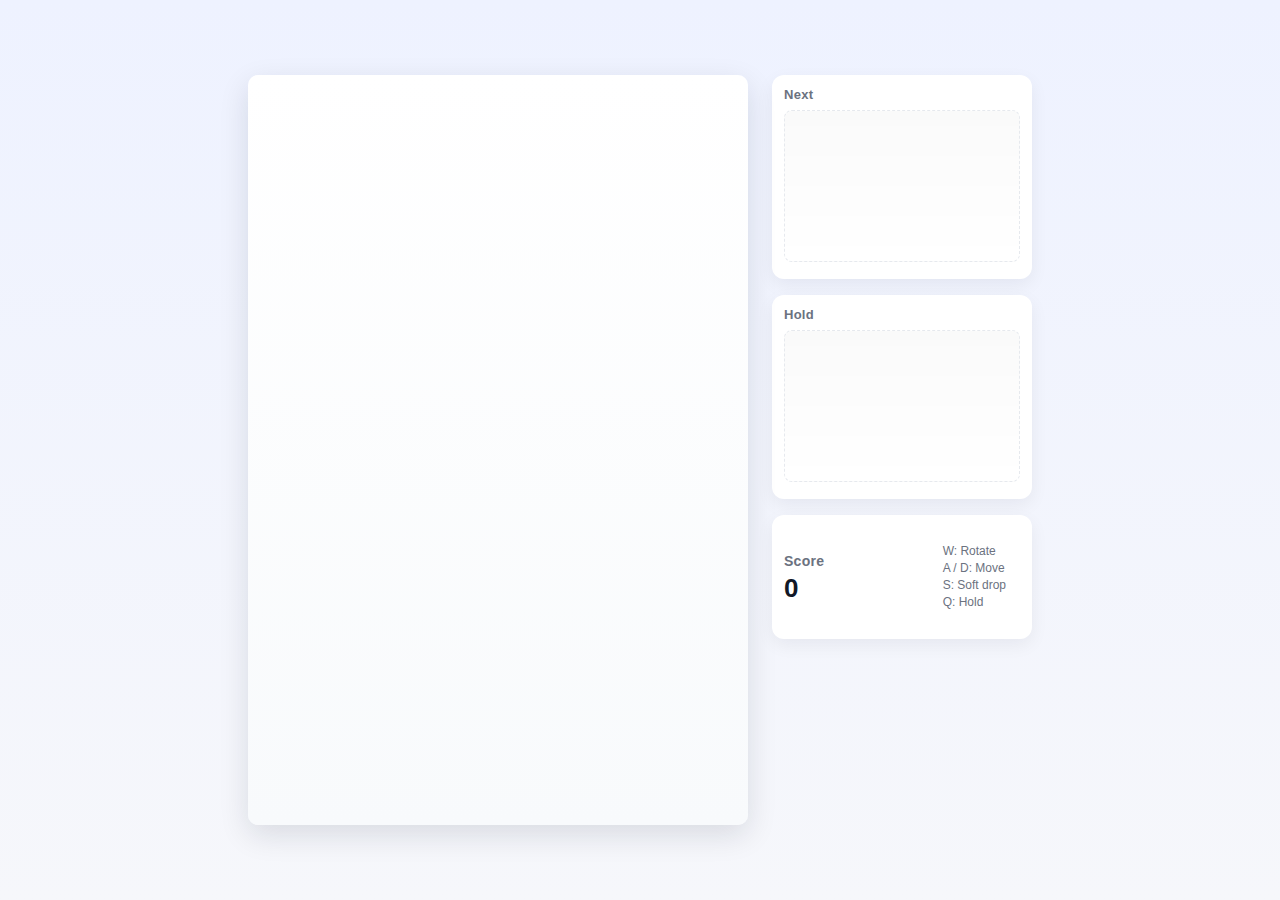
<file: test.html>
<!DOCTYPE html>
<html lang="ja">
  <head>
    <meta charset="utf-8" />
    <meta name="viewport" content="width=device-width, initial-scale=1" />
    <title>Tetris-like Game</title>
    <link rel="stylesheet" href="test.css" />
  </head>
  <body>
    <div class="app">
      <div class="wrap">
        <div class="board">
          <canvas id="screen" width="500" height="750"></canvas>
        </div>

        <aside class="sidebar">
          <div class="panel">
            <h3>Next</h3>
            <div class="placeholder">
              <canvas id="next" width="200" height="100"></canvas>
            </div>
          </div>

          <div class="panel">
            <h3>Hold</h3>
            <div class="placeholder">
              <canvas id="hold" width="200" height="100"></canvas>
            </div>
          </div>

          <div class="score-board">
            <div class="score">
              <h3>Score</h3>
              <div class="value" id="score">0</div>
            </div>
            <div class="help">
              W: Rotate
              <br />
              A / D: Move
              <br />
              S: Soft drop
              <br />
              Q: Hold
            </div>
          </div>
        </aside>
      </div>
    </div>

    <script src="game.js"></script>
  </body>
</html>
</file>
<file: style.css>
/* --- 基本レイアウト --- */
:root {
  --tile-size: 50px; /* JS の width と合わせる */
  --board-width: calc(var(--tile-size) * 10);
  --board-height: calc(var(--tile-size) * 15);
  --sidebar-width: 260px;
  --gap: 24px;
  --bg: #f6f7fb;
  --panel-bg: #ffffff;
  --muted: #6b7280;
  --accent: #111827;
  font-family: Inter, -apple-system, BlinkMacSystemFont, "Segoe UI", Roboto,
    "Helvetica Neue", Arial;
}

html,
body {
  height: 100%;
  margin: 0;
  background: linear-gradient(180deg, #eef2ff 0%, var(--bg) 100%);
  -webkit-font-smoothing: antialiased;
  -moz-osx-font-smoothing: grayscale;
  overflow: hidden;
}

/* 中央に横並びで配置 */
.app {
  min-height: 100vh;
  display: flex;
  align-items: center;
  justify-content: center;
  padding: 32px;
  box-sizing: border-box;
}

.wrap {
  display: flex;
  gap: var(--gap);
  align-items: flex-start;
  background: transparent;
}

/* --- ゲーム盤 (canvas) --- */
.board {
  width: var(--board-width);
  height: var(--board-height);
  box-shadow: 0 10px 30px rgba(17, 24, 39, 0.12);
  border-radius: 10px;
  overflow: hidden;
  background: linear-gradient(180deg, #ffffff 0%, #f8fafc 100%);
  display: block;
  position: relative;
}

/* canvas は JS が描画するのでピクセルサイズを明確に指定 */
#canvas {
  display: block;
  width: var(--board-width);
  height: var(--board-height);
  image-rendering: pixelated; /* ブロックをシャープに見せる */
  border-radius: 10px;
  background: transparent;
}

/* --- サイドバー --- */
.sidebar {
  width: var(--sidebar-width);
  display: flex;
  flex-direction: column;
  gap: 16px;
  align-items: stretch;
}

.panel {
  background: var(--panel-bg);
  padding: 12px;
  border-radius: 12px;
  box-shadow: 0 6px 18px rgba(15, 23, 42, 0.06);
  min-height: 180px;
  display: flex;
  flex-direction: column;
  gap: 8px;
}

.panel h3 {
  margin: 0;
  font-size: 13px;
  color: var(--muted);
  letter-spacing: 0.02em;
}

.placeholder {
  height: 150px;
  border-radius: 8px;
  border: 1px dashed #e6e9ee;
  display: flex;
  align-items: center;
  justify-content: center;
  color: #9aa4b2;
  font-weight: 600;
  font-size: 14px;
  background: linear-gradient(180deg, rgba(0, 0, 0, 0.02), transparent);
}

.score-board {
  position: relative;
  background: var(--panel-bg);
  padding: 12px;
  border-radius: 12px;
  box-shadow: 0 6px 18px rgba(15, 23, 42, 0.06);
  height: 100px;
  display: flex;
  flex-direction: column;
  gap: 8px;
}
/*
.score {
  display: flex;
  align-items: center;
  justify-content: space-between;
  gap: 8px;
  top:0px;
  left: 50px;
  height: 10px;
  width: 100px;
}

.value {
  display: flex;
  font-size: 22px;
  font-weight: 700;
  color: var(--accent);
  width:100px;
  top:0px;
  left: 10px;
  align-items: center;
}
*/

.score {
  display: flex;
  flex-direction: column; /* 縦並び */
  align-items: flex-start; /* 左寄せ */
  justify-content: center; /* 縦方向の中央寄せ */
  gap: 6px; /* 「Score」と数字の間隔 */
  height: 100%;
  text-align: left; /* テキストも左寄せ */
}

.score h3 {
  margin: 0;
  font-size: 14px;
  color: var(--muted);
  letter-spacing: 0.02em;
}

.value {
  font-size: 26px;
  font-weight: 700;
  color: var(--accent);
  line-height: 1;
}


/* キー説明や小さいヘルプ */
.help {
  display: flex;
  position: absolute;
  font-size: 12px;
  color: var(--muted);
  line-height: 1.4;
  /* height: 180px; */
  height: 124px;
  right: 10%;
  top:0px;
  align-items: center;
}

/* レスポンシブ: 縦幅が狭いときは縦並び */
@media (max-width: 900px) {
  .wrap {
    flex-direction: column;
    align-items: center;
  }
  .sidebar {
    width: 100%;
    max-width: 360px;
  }
}

#gameover {
  position: absolute;
  top: 0;
  left: 0;
  width: 100%;
  height: 100%;
  background: rgba(0, 0, 0, 0.7);
  color: white;
  display: flex;
  flex-direction: column; /* 縦並び */
  align-items: center;
  justify-content: center;
  opacity: 0;
  transition: opacity 1.5s ease;
  pointer-events: none;
  z-index: 9999;
}

#gameover.show {
  opacity: 1;
  pointer-events: auto;
}

#gameover-text {
  font-size: 64px;
  font-weight: bold;
  text-shadow: 2px 2px 8px black;
  margin-bottom: 20px;
  animation: grow 1.5s ease-out;
}

#gameover-score,#gameover-topScore {
  font-size: 32px;
  opacity: 0.8;
}

#retry-btn {
  margin-top: 20px;
  font-size: 20px;
  padding: 8px 16px;
  border: none;
  border-radius: 8px;
  background: #ff3333;
  color: white;
  cursor: pointer;
  transition: 0.3s;
}
#retry-btn:hover {
  background: #ff6666;
}

@keyframes grow {
  from {
    transform: scale(0.8);
    letter-spacing: -2px;
  }
  to {
    transform: scale(1);
    letter-spacing: 2px;
  }
}
</file>
<file: test.css>
/* --- 基本レイアウト --- */
:root {
  --tile-size: 50px; /* JS の width と合わせる */
  --board-width: calc(var(--tile-size) * 10);
  --board-height: calc(var(--tile-size) * 15);
  --sidebar-width: 260px;
  --gap: 24px;
  --bg: #f6f7fb;
  --panel-bg: #ffffff;
  --muted: #6b7280;
  --accent: #111827;
  font-family: Inter, -apple-system, BlinkMacSystemFont, "Segoe UI", Roboto,
    "Helvetica Neue", Arial;
}

html,
body {
  height: 100%;
  margin: 0;
  background: linear-gradient(180deg, #eef2ff 0%, var(--bg) 100%);
  -webkit-font-smoothing: antialiased;
  -moz-osx-font-smoothing: grayscale;
}

/* 中央に横並びで配置 */
.app {
  min-height: 100vh;
  display: flex;
  align-items: center;
  justify-content: center;
  padding: 32px;
  box-sizing: border-box;
}

.wrap {
  display: flex;
  gap: var(--gap);
  align-items: flex-start;
  background: transparent;
}

/* --- ゲーム盤 (canvas) --- */
.board {
  width: var(--board-width);
  height: var(--board-height);
  box-shadow: 0 10px 30px rgba(17, 24, 39, 0.12);
  border-radius: 10px;
  overflow: hidden;
  background: linear-gradient(180deg, #ffffff 0%, #f8fafc 100%);
  display: block;
  position: relative;
}

/* canvas は JS が描画するのでピクセルサイズを明確に指定 */
#canvas {
  display: block;
  width: var(--board-width);
  height: var(--board-height);
  image-rendering: pixelated; /* ブロックをシャープに見せる */
  border-radius: 10px;
  background: transparent;
}

/* --- サイドバー --- */
.sidebar {
  width: var(--sidebar-width);
  display: flex;
  flex-direction: column;
  gap: 16px;
  align-items: stretch;
}

.panel {
  background: var(--panel-bg);
  padding: 12px;
  border-radius: 12px;
  box-shadow: 0 6px 18px rgba(15, 23, 42, 0.06);
  min-height: 180px;
  display: flex;
  flex-direction: column;
  gap: 8px;
}

.panel h3 {
  margin: 0;
  font-size: 13px;
  color: var(--muted);
  letter-spacing: 0.02em;
}

.placeholder {
  height: 150px;
  border-radius: 8px;
  border: 1px dashed #e6e9ee;
  display: flex;
  align-items: center;
  justify-content: center;
  color: #9aa4b2;
  font-weight: 600;
  font-size: 14px;
  background: linear-gradient(180deg, rgba(0, 0, 0, 0.02), transparent);
}

.score-board {
  position: relative;
  background: var(--panel-bg);
  padding: 12px;
  border-radius: 12px;
  box-shadow: 0 6px 18px rgba(15, 23, 42, 0.06);
  height: 100px;
  display: flex;
  flex-direction: column;
  gap: 8px;
}
/*
.score {
  display: flex;
  align-items: center;
  justify-content: space-between;
  gap: 8px;
  top:0px;
  left: 50px;
  height: 10px;
  width: 100px;
}

.value {
  display: flex;
  font-size: 22px;
  font-weight: 700;
  color: var(--accent);
  width:100px;
  top:0px;
  left: 10px;
  align-items: center;
}
*/

.score {
  display: flex;
  flex-direction: column; /* 縦並び */
  align-items: flex-start; /* 左寄せ */
  justify-content: center; /* 縦方向の中央寄せ */
  gap: 6px; /* 「Score」と数字の間隔 */
  height: 100%;
  text-align: left; /* テキストも左寄せ */
}

.score h3 {
  margin: 0;
  font-size: 14px;
  color: var(--muted);
  letter-spacing: 0.02em;
}

.value {
  font-size: 26px;
  font-weight: 700;
  color: var(--accent);
  line-height: 1;
}


/* キー説明や小さいヘルプ */
.help {
  display: flex;
  position: absolute;
  font-size: 12px;
  color: var(--muted);
  line-height: 1.4;
  /* height: 180px; */
  height: 124px;
  right: 10%;
  top:0px;
  align-items: center;
}

/* レスポンシブ: 縦幅が狭いときは縦並び */
@media (max-width: 900px) {
  .wrap {
    flex-direction: column;
    align-items: center;
  }
  .sidebar {
    width: 100%;
    max-width: 360px;
  }
}
</file>
